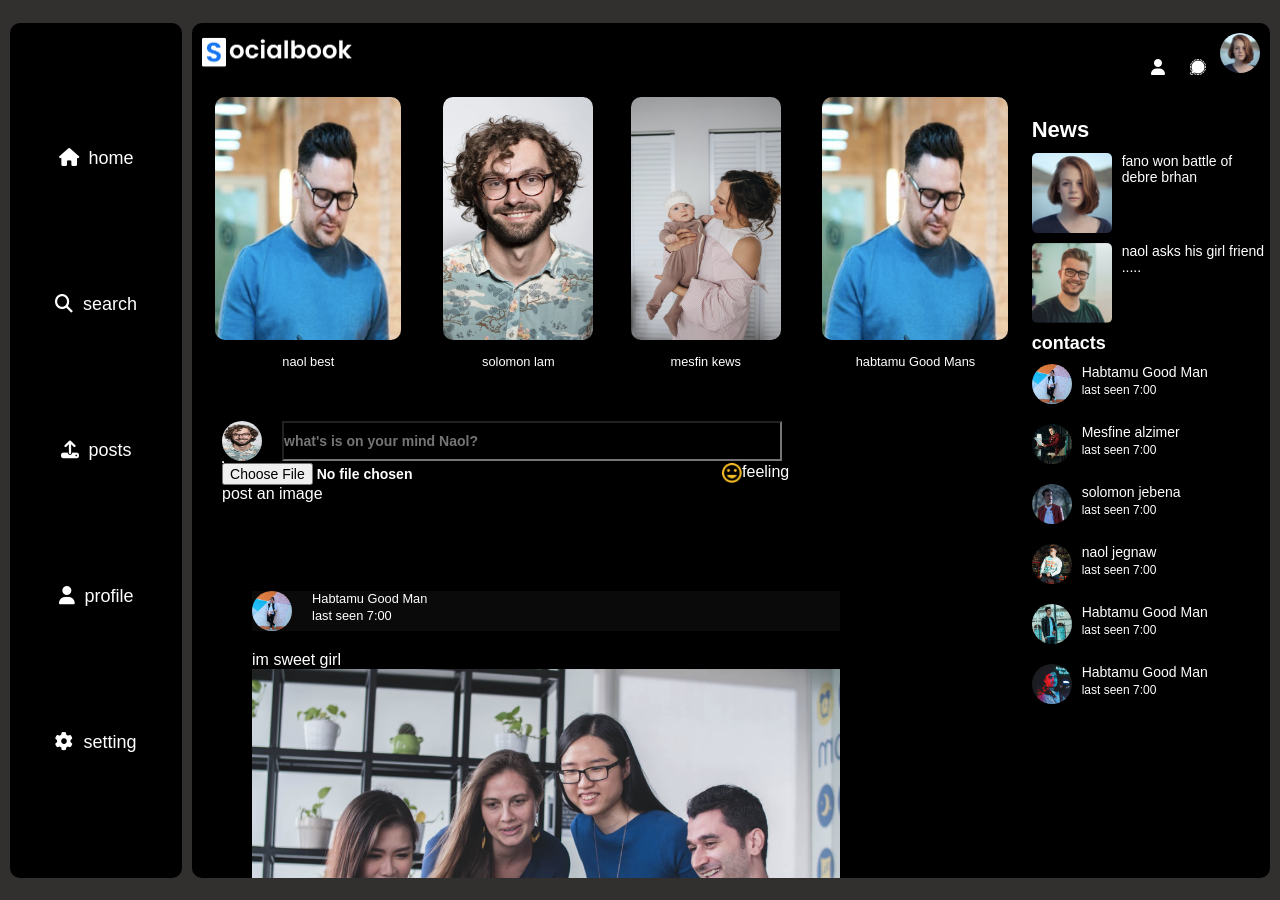
<file: index.html>
<!DOCTYPE html>
<html lang="en">
<head>
    <meta charset="UTF-8">
    <meta name="viewport" content="width=device-width, initial-scale=1.0">
    <title>signin</title>
    <link rel="stylesheet" href="./css/signin.css">
    <link rel="stylesheet" href="https://cdnjs.cloudflare.com/ajax/libs/font-awesome/6.5.2/css/all.min.css" integrity="sha512-SnH5WK+bZxgPHs44uWIX+LLJAJ9/2PkPKZ5QiAj6Ta86w+fsb2TkcmfRyVX3pBnMFcV7oQPJkl9QevSCWr3W6A==" crossorigin="anonymous" referrerpolicy="no-referrer" />
</head>
<body>
    <div class="container">
      <!--left side bar-->
    <div class="links">
       <div class="linkbtn">
         <div><i class="fa-solid fa-house"></i><a href="">home</a></div>
         <div><i class="fa-solid fa-magnifying-glass"></i><a href="">search</a></div>
         <div><i class="fa-solid fa-upload"></i><a href="">posts</a></div>
         <div><i class="fa-solid fa-user"></i><a href="">profile</a></div>
         <div><i class="fa-solid fa-gear"></i><a href="">setting</a></div>
       </div>
    </div>
    <!--main containet page-->
    <div class="main_container">
       <div class="main">
        <div class="nav_bar">

          <div>
            <img src="images/logo.png" alt="">
          </div>

          <div>
             <ul>
              <li><i  class="fa-solid fa-user us"></i></li>
              <li><i class="fa-brands fa-signal-messenger us"></i></i></li>
              <li><img src="images/member-1.png" alt=""></li>
             </ul>
            </div>

        </div>
        <div class="maincontainer">

       <!--left main container-->
          <div>
            <div class="story-galary">
              <div class="story story1">
               
                  <img src="images/profile.png">
                <p>naol best</p>
              </div>
              <div class="story story2">
           
                  <img src="images/status-1.png">
                <p>solomon lam</p>
              </div>
             
               <div class="story story4">
            
                  <img src="images/status-2.png">
                  <p>mesfin kews</p>
               </div>
                
               <div class="story story5">
              
                  <img src="images/profile.png">
                  <p>habtamu Good Mans</p>
               </div>
            </div>

             <div class="post">

                <div class="textpost">
                  <img src="images/status-1.png">
                  <input type="text" placeholder="what's is on your mind Naol? ">
                </div>
                 <hr>
                <div class="upload">
                    <div>
                      <input type="file"><label for="file">post an image</label>
                    </div>
                     <div class="felling">
                      <div>
                        <img src="images/feeling.png" ></div> 
                        <div> <span>feeling</span></div>
                    
                     </div>
                </div>
             </div>
                  <!--postes-->

           <div class="posts">
                 <div class="postuser">
                  <img src="images/photo5.png">
                  <div>
                    <p>Habtamu Good Man</p>
                    <span>last seen 7:00</span>
                  </div>

                 </div>
               
                 <div class="textaboutpost">
                    <p>im sweet girl</p>
                 </div>
                  
                 <div class="postsimage">
                    <img src="images/feed-image-1.png" alt="">
                 </div>
                 
                 <div class="like">
                    <div><i class="fa-solid fa-thumbs-up"></i></i></div>
                    <div><i class="fa-solid fa-thumbs-down"></i></i></div>
                 </div>

                  <div class="commentuser">
                    <img src="images/profile.png" alt="">
                    <p>hello my name is habtamu Good Man</p>
                  </div>
                
                  <div class="commentbox">
                    <input type="text" placeholder="comment on this post">
                  </div>
                </div>



                <div class="posts">
                  <div class="postuser">
                   <img src="images/photo6.png">
                   <div>
                     <p>mesfin gmatam</p>
                     <span>last seen 7:00</span>
                   </div>
 
                  </div>
                
                  <div class="textaboutpost">
                     <p>im sweet girl</p>
                  </div>
                   
                  <div class="postsimage">
                     <img src="images/feed-image-3.png" alt="">
                  </div>
                  
                  <div class="like">
                     <div><i class="fa-solid fa-thumbs-up"></i></div>
                     <div><i class="fa-solid fa-thumbs-down"></i></i></div>
                  </div>

                  <div class="commentuser">
                    <img src="images/profile.png" alt="">
                    <p>hello my name is habtamu Good Man</p>
                  </div>
 
                  <div class="commentbox">
                    <input type="text" placeholder="comment on this post">
                    <p></p>
                  </div>
                 
                 </div>

          </div>

          <!--right main container-->
          <div class="right-container">
              <div class="news">
                <h1>News</h1>
                <figure>
                  <img src="images/member-1.png">
                  <div><p>fano won battle of debre brhan</p></div>
                  
                </figure>
                <figure>
                  <img src="images/member-2.png" >
                  <div> <p>naol asks his girl friend .....</p></div>
                </figure>
              </div>



              <div class="contacts">
                <h2>contacts</h2>
                <div class="user">
                  <img src="images/photo5.png">
                  <div>
                    <p>Habtamu Good Man</p>
                    <span>last seen 7:00</span>
                  </div>
                </div>

                <div class="user">
                  <img src="images/photo1.png">
                  <div>
                    <p>Mesfine alzimer</p>
                    <span>last seen 7:00</span>
                  </div>
                </div>

                <div class="user">
                  <img src="images/photo2.png">
                  <div>
                    <p>solomon jebena</p>
                    <span>last seen 7:00</span>
                  </div>
                </div>

                <div class="user">
                  <img src="images/photo3.png">
                  <div>
                    <p>naol jegnaw</p>
                    <span>last seen 7:00</span>
                  </div>
                </div>

                <div class="user">
                  <img src="images/photo4.png">
                  <div>
                    <p>Habtamu Good Man</p>
                    <span>last seen 7:00</span>
                  </div>
                </div>

                <div class="user">
                  <img src="images/photo6.png">
                  <div>
                    <p>Habtamu Good Man</p>
                    <span>last seen 7:00</span>
                  </div>
                </div>

              </div>
          </div>
        </div>
       </div>
    </div>
</div>
</body>
</html>
</file>
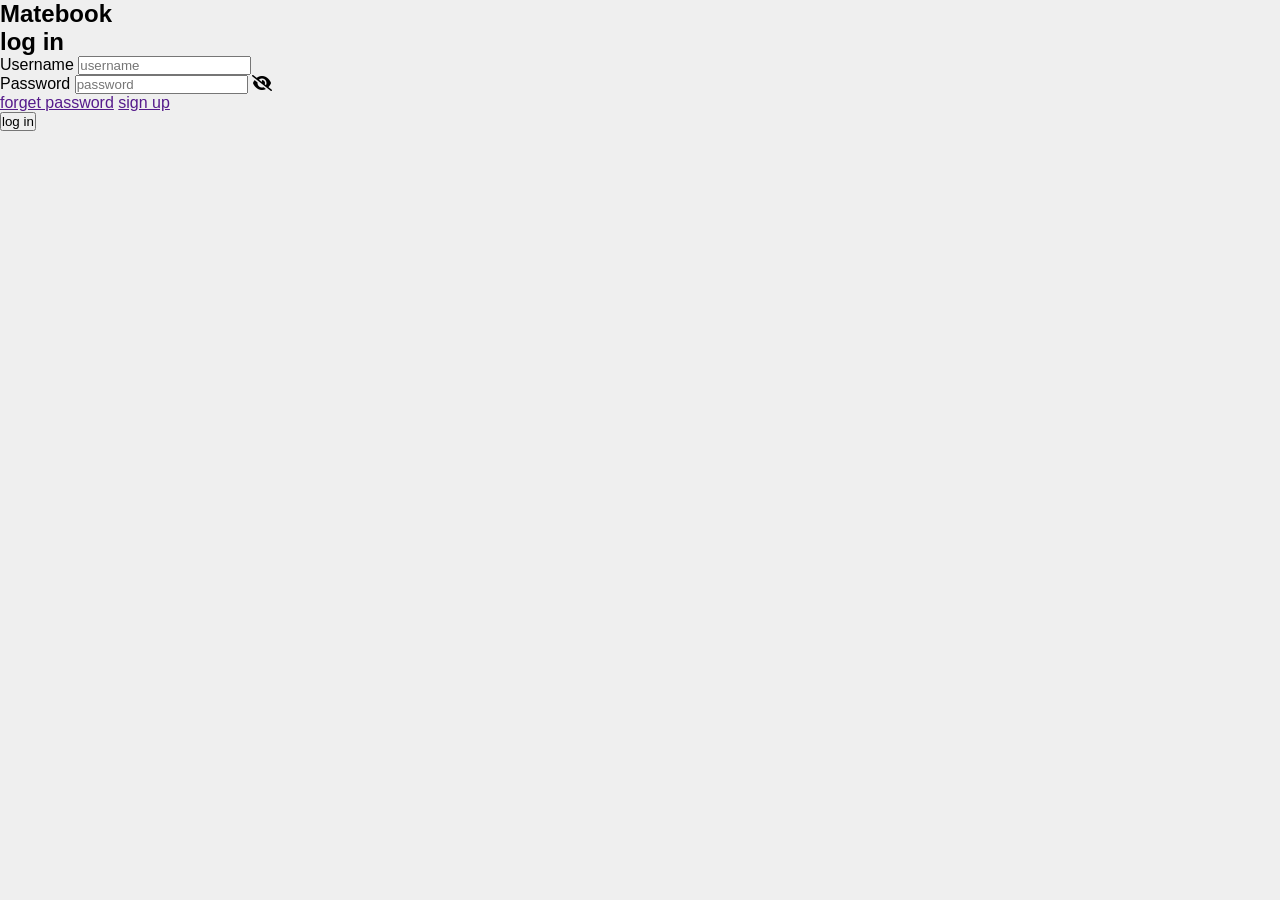
<file: login.html>
<!DOCTYPE html>
<html lang="en">
<head>
    <meta charset="UTF-8">
    <meta name="viewport" content="width=device-width, initial-scale=1.0">
    <title>Matebook</title>
    <link rel="stylesheet" href="./css/login.css">
    <link rel="stylesheet" href="https://cdnjs.cloudflare.com/ajax/libs/font-awesome/6.5.2/css/all.min.css" integrity="sha512-SnH5WK+bZxgPHs44uWIX+LLJAJ9/2PkPKZ5QiAj6Ta86w+fsb2TkcmfRyVX3pBnMFcV7oQPJkl9QevSCWr3W6A==" crossorigin="anonymous" referrerpolicy="no-referrer" />
</head>
<body>

    <header>
        <div class="logo">
          <h2>Matebook</h2>
        </div>
      </header>

     <div class="signin glow block">
    <h2>log in</h2>

    <div class="login">
      <label for="username">Username</label>
      <input type="text" id="username" placeholder="username">
    </div>
    <div class="login">
      <label for="password">Password</label> 
      <input type="password" id="password" placeholder="password">
      <i class="fa-solid fa-eye-slash" id="eye" ></i>
      <p id="pwdaut" class="auttext"></p>
    </div>

    <div class="links">
       <a href="">forget password</a>
       <a href="">sign up</a>
    </div>
     <div class="btn">
    <button id="loginbtn">log in</button>
  </div>
  </div>
  <script src="./js/login.js"></script>
</body>
</html>
</file>
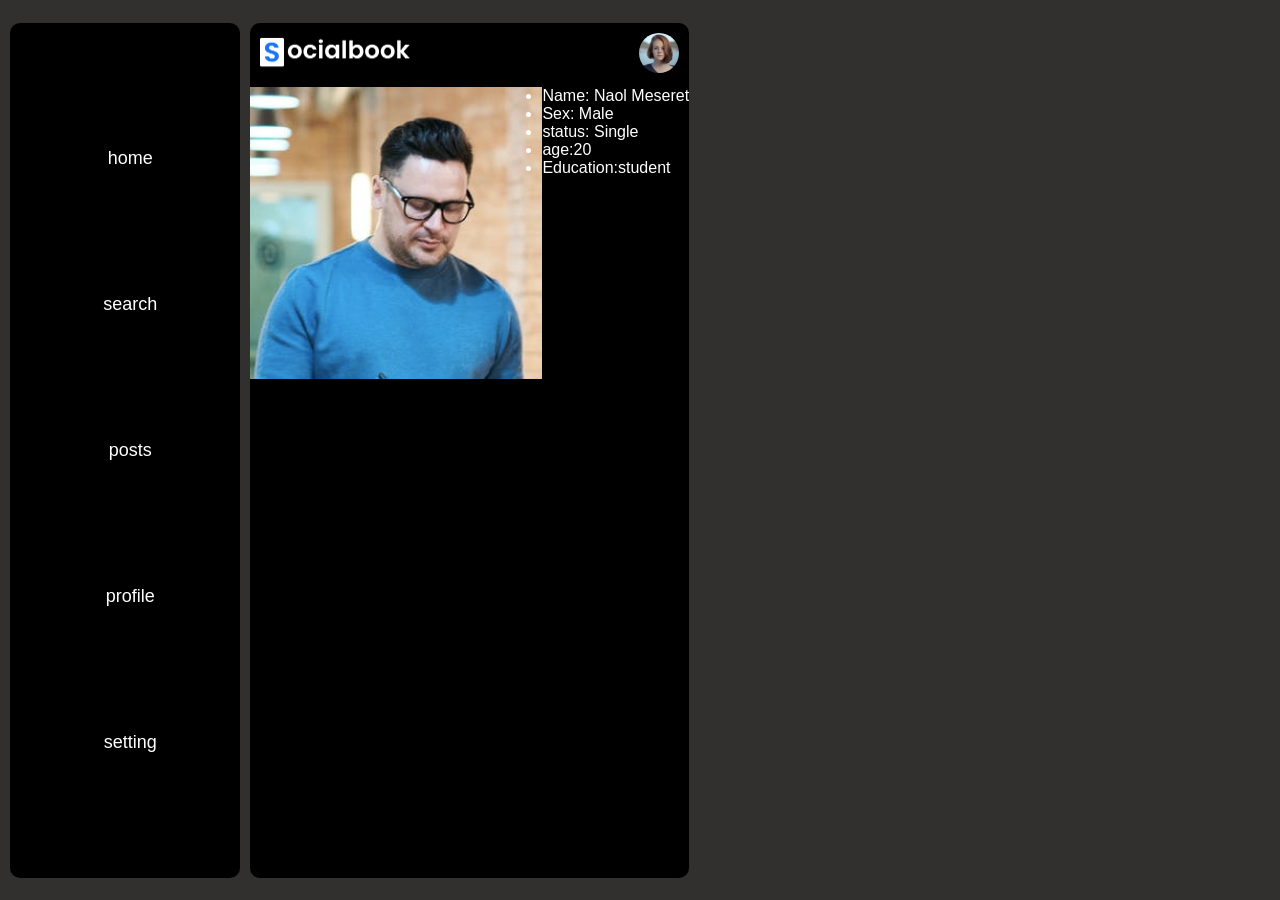
<file: profile.html>
<!DOCTYPE html>
<html lang="en">
<head>
    <meta charset="UTF-8">
    <meta name="viewport" content="width=device-width, initial-scale=1.0">
    <title>matebook</title>
    <link rel="stylesheet" href="css/signin.css">
    <link rel="stylesheet" href="css/profile.css">
</head>
<body>
    <div class="container">
        <!--left side bar-->
      <div class="links">
         <div class="linkbtn">
           <div><i class="fa-solid fa-house"></i><a href="">home</a></div>
           <div><i class="fa-solid fa-magnifying-glass"></i><a href="">search</a></div>
           <div><i class="fa-solid fa-upload"></i><a href="">posts</a></div>
           <div><i class="fa-solid fa-user"></i><a href="">profile</a></div>
           <div><i class="fa-solid fa-gear"></i><a href="">setting</a></div>
         </div>
      </div>


      <div class="main">
        <div class="nav_bar">

          <div>
            <img src="images/logo.png" alt="">
          </div>

          <div>
             <ul>
              <li><i  class="fa-solid fa-user us"></i></li>
              <li><i class="fa-brands fa-signal-messenger us"></i></i></li>
              <li><img src="images/member-1.png" alt=""></li>
             </ul>
            </div>

        </div>

       <div class="profile_page">
        <div class="profileimg">
          <img src="images/profile.png" alt="">
        </div>

        <div class="profile_detail">
             <ul>
             <li>Name: Naol Meseret</li>
             <li>Sex: Male</li>
             <li>status: Single</li>
             <li>age:20</li>
             <li>Education:student</li>
             </ul>
        </div>
       </div>


    </div>
</body>
</html>
</file>
<file: css/signin.css>
*{
   margin: 0;
   padding: 0;
   box-sizing: border-box; 
}
body{
    font-family: Arial, Helvetica, sans-serif;
    background-color: hsl(0, 4%, 19%);
}
::-webkit-scrollbar{
    width: 5px;
}
::-webkit-scrollbar-track{
background:black;
}
::-webkit-scrollbar-thumb{
 background:white;
 border-radius: 10px;}
::-webkit-scrollbar-track:hover{
 opacity:0.5%;
}
.container{
    display: flex;
    flex-direction: row;
    height: 100vh;
    align-items: center;
}
.links{
    background-color: black;
    height:95vh;
    margin:10px;
    display: flex;
    flex-direction:column;
    align-items: center;
    justify-content:space-around;
    font-size: 18px;
    /* width: %; */
    border-radius: 10px;
    flex-basis: 18%;
}
.linkbtn{
    display: flex;
    align-items: center;
    flex-wrap: nowrap;
    flex-direction: column;
    height: 100%;
    justify-content: space-evenly;
}
.links a{
    color: white;
    text-decoration: none;
}
.main{
    background-color: black;
    color: white;
    height:95vh;
    border-radius: 10px;
    margin-right: 10px;
    overflow-y:scroll;
}

.fa-solid{
    color: white;
    margin-right: 10px;
}
.maincontainer{
    display: flex;
    justify-content:space-between;
}
.news{
    display: flex;
    flex-direction: column;
    justify-content: space-between;
    margin-right: 40px;
    margin-top: 30px;
    width: 100%;
}
.news h1{
    font-size: 22px;
    margin-bottom: 10px;
}
.contacts{
    display: flex;
    flex-direction: column;
}
.news figure{
    display: flex;  
    justify-content: space-around;
}
.news figure img{
    width: 80px;
    height: 80px;
    margin-right:10px;
    border-radius: 5px;
    margin-bottom: 10px;
}
.news figure p{
   font-size: 14px;
}
.user{
    display: flex;
    margin-bottom: 20px;
}
.contacts h2{
    margin-bottom: 10px;
    font-size: 18px;
}
.user div p{
    font-size: 14px;
}
.user div span{
    font-size: 12px;
}
.user img{
    width:40px;
    height:40px;
    border-radius: 50%;
    margin-right: 10px;
}
.story-galary{
    display: flex;
    text-align: center;

}
.story-galary div img{
    width: 80%;
    height: 80%;
    margin: 10px;
    border-radius: 10px;
    background: linear-gradient(transparent(rgba(0,0,0,0.5)));
}
.story p{
  font-size:80%;
}
.post{
    width: 100px;
    height: 200px;
    display: flex;
    flex-direction: column;
    align-items: flex-start;
    padding: 30px;
}
.textpost{
    display: flex;
    flex-direction: row;
}
.textpost  img{
   width: 40px;
   height: 40px;
   border-radius: 50%;
   margin-right: 20px;
}
.post div input{
  width:500px;
  background-color: black;
  font-weight: 600;
  font-size: 14px;
  color: white;
}
.nav_bar{
    display: flex;
    justify-content: space-between;
    margin: 10px;
}
.nav_bar div li{
    display: inline;
}
.nav_bar div img{
    width:50%;
}
.nav_bar div ul li{
    display: inline-block;
    margin-left: 10px;
}
.nav_bar div ul .us{
   position: relative;
   top: 0;
}

.nav_bar div ul li img{
    width: 40px;
    height: 40px;
    border-radius: 50%;
}
.upload{
    display:flex;

}
.upload .felling img{
    width:20px;
    height:20px;
}
.felling{
    display: flex;
    justify-content: space-between;
}
.posts{
    border-radius: 5px;
    margin-left: 60px;
    width: 70%;
    margin-bottom: 40px;
}
.postuser{
    display: flex;
    margin-bottom: 20px;
    background-color: rgba(34, 30, 30, 0.342);
}
.postuser img{
    width: 40px;
    border-radius:50%;
    margin-right: 20px;
}
.postuser p,.postuser span{
    font-size: 80%;
}
.textaboutpost p{
  font-size: 100%;
}
.postsimage{
    width: 100%;
}
.postsimage img{
    width: 100%;
}
.like{
    display: flex;
    justify-content: space-around;
}
.like div .fa-solid{
    font-size: 24px;
}
.commentbox {
    margin-top: 10px;
}
.commentbox input{
    width: 100%;
    font-size: 20px;
    background-color: black;
}
.commentuser {
    display: flex;
    margin-top: 10px;
}
.commentuser img{
    width: 40px;
    height: 40px;
    border-radius: 50%;
    margin-right:10px ;
}
.commentuser p{
    font-size: 14px;
    margin-top: 20px;
}
@media (max-width:980px){
   .links{
    display: none;
   }
   .right-container{
    display: none;
   }
   .post div input{
    width: 350px;
   }
}
</file>
<file: css/login.css>
*{
    margin: 0;
    padding: 0;
    font-family: 'poppins',sans-serif;
    box-sizing: border-box;
}
:root{
    --body-color:#efefef;
    --nav-color:#1876f2;
    --bg-color:#fff; 
}
.dark-theme{
    --body-color:#0a0a0a;
    --nav-color:#000;
    --bg-color:#000;
}



body{
    background-color:var(--body-color);
    transition: background 0.3s;
}
nav{
    background-color: var(--nav-color);
    display: flex;
    align-items: center;
    justify-content: space-between;
    padding: 5PX 5%;
    position: sticky;
    top: 0;
    z-index: 100;
}
.logo{
    width: 160px;
    margin-right: 45px;
}
.nav-left,.nav-right{
    display: flex;
    align-items: center;
}
.nav-left ul li{
list-style:none;
display: inline-block;
}
.nav-left ul li img{
    width: 28px;
    margin: 0 15px;
}
.nav-user-icon img{
    width: 40px;
    border-radius: 50%;
    cursor: pointer;
}
.nav-user-icon {
    margin-left: 30px;
}
.search{
    display: flex;
    align-items: center;
    padding: 0 15px;
    background: #fff;
    border-radius: 20px;
    width: 350px;
}
.search input{
    width: 100%;
    padding: 10px;
    outline: none;
    background: transparent;
    border: 0;
}
.online{
    position: relative;
}
.online::after{
    content: '';
    background-color:#41db51;
    border-radius: 50%;
    border: 2px solid #fff;
    width: 7px;
    height: 7px;
    position: absolute;
    top: 0;
    right: 0;
}
.container{
    display: flex;
    justify-content: space-between;
    padding: 13px 5%;
}
.left-sidebar{
    flex-basis: 25%;
    position:sticky;
    top: 70px;
    align-self: flex-start;
}
.right-sidebar{
    flex-basis: 25%;
    position:sticky;
    top: 70px;
    align-self: flex-start;
    color: #626262;
    border-radius: 4px;
    padding: 20px;
    background: var(--bg-color);
}
.main-content{
  flex-basis: 47%;
}
.imp-links a,.sortcut-links a{
    text-decoration: none;
    display: flex; 
    align-self: center;
    margin-bottom: 30px;
    color: #626262;
    width: fit-content;
}
.imp-links a img{
    width: 25px;
    margin-right: 25px;
}
.imp-links a:last-child{
    color: #1876f2;
}
.imp-links {
    border-bottom: 1px solid #ccc;
}
.sortcut-links a img{
    width: 40px;
    border-radius: 4px;
    margin-right: 15px;
}
.sortcut-links p{
    margin: 25px 0;
    font-weight: 500;
}
.sidebar-title{
    display: flex;
    align-items: center;
    justify-content: space-between;
    margin-bottom: 18px;
}
.right-sidebar h4{
    font-weight: 600;
    font-size: 16px;
}
.sidebar-title a{
    text-decoration: none;
    color: #1876f2;
    font-size: 12px;
}
.event{
    font-size: 14px;
    display: flex;
    margin-bottom:20px ;
}
.left-event{
   border-radius:10px;
   width:65px;
   height:65px;
   margin-right:15px;
   text-align: center;
   padding-top: 10px;
   position: relative;
   box-shadow: 0 0 10px rgba(0,0,0,0.1);
   overflow: hidden; 
}
.event p{
    font-size: 12px;
}
.event a{
    font-size: 12px;
    text-decoration: none;
    color:var(--nav-color);
}
.left-event span{
    font-size: 10px;
    position: absolute;
    bottom: 0;
    left: 0;
    background:var(--nav-color);
    color:var(--bg-color);
    width: 100%;
    padding: 4px 0;
}
.sidebar-ads{
    width: 100%;
    margin-bottom: 20px;
    border-radius: 4px;
}
.online-list{
    display: flex;
    align-items: flex-start;
    margin-bottom: 20px;
}
.online-list .online img{
  width: 40px;
  border-radius: 50%; 
}
.online-list .online{
    width: 40px;
    border-radius: 50%;
    margin-right:15px ;
}
.online-list .online::after{
    top: unset;
    bottom: 0;
}
.story-galary{
    display: flex;
    justify-content: space-between;
    margin-bottom: 20px;
}
.story{
    flex-basis: 18%;
    padding-top: 32%;
    position: relative;
    background-position: center;
    background-size: cover;
    border-radius: 10px;
}
.story img{
    position: absolute;
    width: 45px;
    border-radius: 50%;
    top: 10px;
    left: 10px;
    border: 5px solid #1876f2;
}
.story p{
    position: absolute;
    bottom: 10px;
    width: 100%;
    text-align: center;
    color: var(--bg-color);
    font-size: 14px;
}
.story1{
    background-image:linear-gradient(transparent,rgba(0,0,0,0.5)), url(images/profile-pic.png);
}
.story2{
    background-image:linear-gradient(transparent,rgba(0,0,0,0.5)), url(images/status-2.png);
}
.story3{
    background-image:linear-gradient(transparent,rgba(0,0,0,0.5)), url(images/status-3.png);
}
.story4{
    background-image:linear-gradient(transparent,rgba(0,0,0,0.5)), url(images/status-4.png);
}
.story5{
    background-image:linear-gradient(transparent,rgba(0,0,0,0.5)), url(images/status-5.png);
}
.story.story1 img{
    top: unset;
    left: 50%;
    bottom: 40px;
    transform: translateX(-50%);
    border: 0;
    width: 35px;
}
.write-post-container{
    width: 100%;
    background: var(--bg-color);
    border-radius: 6px;
    padding: 20px;
    color: #626262;
}
.user-profile{
    display: flex;
    align-items: center;
}
.user-profile img{
    width: 45px;
    border-radius:  50%;
    margin-right: 10px;
}
.user-profile p{
    margin-bottom: -5px;
    font-weight: 500;
    color: #626262;
}
.user-profile small{
    font-size: 12px;
}
.post-input-container{
    padding-left: 55px;
    padding-top: 20px;
}
.post-input-container textarea{
    width: 100%;
    border: 0;
    outline: 0;
    border-bottom: 1px solid #ccc;
    background: transparent;
    resize:none;
}
.add-post-link{
    display: flex;
    margin-top: 10px;
}
.add-post-link a{
    text-decoration: none;
    display: flex;
    align-items: center;
    color: #626262;
    margin-right: 30px;
    font-size: 13px;
}
.add-post-link a img{
    width: 20px;
    margin-right: 10px;
}
.post-container{
    width: 100%;
    background:var(--bg-color);
    border-radius: 6px;
    padding: 20px;
    color: #626262;
    margin: 20px 0 ;
}  
.user-profile span{
    font-size: 13px;
    color: #9a9a9a;
}
.post-text{
    color: #9a9a9a;
    margin: 15px 0;
    font-size: 15px;
}
.post-text span{
    color: #626262;
    font-weight: 500;
}
.post-text a{
    color: #1876f2;
    text-decoration: none;
}
.post-img{
    width: 100%;
    border-radius: 4px;
    margin-bottom: 5px;
}
.post-row{
    display: flex;
    align-items: center;
    justify-content: space-between;
}
.activity-icon div img{
   width: 18px;
   margin-right: 10px;
}
.activity-icon div{
    display: inline-flex;
    align-items: center;
    margin-right: 30px;
}
.post-profile-icon{
    display: flex;
    align-items: center;
}
.post-profile-icon img{
    width: 20px;
    border-radius: 50%;
    margin-right: 5px;
}
.post-row a{
    color: #9a9a9a;
}
.load-more-btn{
    display: block;
    margin: auto;
    cursor: pointer;
    padding: 5px 10px;
    border: 1px solid #9a9a9a;
    color: #626262;
    background: transparent;
    border-radius: 4px;
}
.footer{
    text-align: center;
    font-size: 13px;
    padding: 10px 0 20px;
    color:#9a9a9a ;
}


.setting-menu{
    position: absolute;
    width: 90%;
    max-width: 350px;
    background:var(--bg-color);
    box-shadow: 0 0 0 rgba(0, 0, 0, 0.4);
    border-radius: 4px;
    overflow: hidden;
    top:108%;
    right: 5%;
    max-height: 0;
    transition: max-height 0.3s;
}
.setting-menu-heignt{
    max-height: 450px;
}
.user-profile a{
    font-size: 12px;
    color: #1876f2;
    text-decoration: none;
}
.setting-menu-inner{
    padding: 20px;
}
.setting-menu hr{
    height:1px;
    border: 0;
    background: #9a9a9a;
    margin:15px 0;
    
}
.settings-linss{
    display: flex;
    align-items: center;
    margin: 15px 0;
}
.settings-linss .settings-icon{
    width: 38px;
    margin-right: 10px;
    border-radius: 50%;
}
.settings-linss a{
    text-decoration: none;
    display: flex;
    flex: 1;
    align-items: center;
    justify-content: space-between;
    color: #626262;
}
#dark-btn{
    position: absolute;
    top: 20px;
    right: 20px;
    background: #ccc;
    width: 45px;
    border-radius: 15px;
    padding: 2px 3px;
    cursor: pointer;
    display: flex;
    background: padding-left 0.5s,  background 0.5s;
}
#dark-btn span{
width: 18px;
height: 18px;
background-color: #fff;
border-radius: 50%;
display: inline-block;
}
#dark-btn.dark-btn-on{
    padding-left: 23px;
    background: #0a0a0a;
}


/*   profile page */

.profile-container{
    padding: 20px 15%;
    color: #626262;
}
.cover-img{
    width: 100%;
    border-radius: 6px;
    margin-bottom: 14px;
}
.profile-details{
    background: var(--bg-color);
    padding: 20px;
    border-radius: 4px;
    display: flex;
    align-items: flex-start;
    justify-content: space-between;
}
.pd-row{
    display: flex;
    align-items: flex-start;

}
.pd-img{
    width: 100px;
    margin-right: 20px;
    border-radius: 6px;
}
.pd-row div h3{
    font-size: 25px;
    font-weight: 600;
}
.pd-row div p{
    font-size: 13px;
}
.pd-row div img{
    width: 25px;
    border-radius: 50%;
    margin-top: 20px;

}
.pd-right button{
    background: #1876f2;
    border: 0;
    outline: 0;
    padding: 6px 10px ;
    display:inline-flex;
    align-items: center;
    color: #fff;
    border-radius: 3px;
    margin-left: 10px;
    cursor: pointer;
}

.pd-right button img{
    height: 12px;
    margin-right: 10px;
}
.pd-right button:first-child{
    background: #e4e6eb;
    color: #0a0a0a;
}
.pd-right{
    text-align: right;
}
.pd-right a{
    background: #e4e6eb;
    border-radius: 3px;
    padding: 12px;
    display: inline-flex;
    margin-top: 30px;
}
.pd-right a img{
    width: 30px;
}
.profile-info{
    display: flex;
    align-self: flex-start;
    justify-content: space-between;
    margin-top: 20px;
}
.info-col{
    flex-basis: 33%;
}
.post-col{
    flex-basis: 65%;
}
.profile-intro{
    background: var(--bg-color);
    padding: 20px;
    margin-bottom: 20px;
    border-radius: 4px;
}
.profile-intro h3{
    font-weight: 600;
}
.intro-text{
    text-align: center;
    margin: 10px 0;
    font-size: 15px;
}
.intro-text img{
    width: 15px;
    margin-top: -3px;
}
.intro-text hr{
    border: 0;
    height: 1px;
    background: #ccc;
    margin: 24px 0;
}
.profile-intro ul li{

    list-style: none;
    display: flex;
    align-items: center;
    font-size: 15px;
    margin:15px 0;
}
.profile-intro ul li img{
    width: 26px;
    margin-right: 20px;
}
.title-box{
    display: flex;
    align-items: center;
    justify-content: space-between;
}
.title-box a{
    text-decoration: none;
    color: #1876f2;
    font-size: 14px;
}
.photo-box{
    display: grid;
    grid-template-columns: repeat(3,auto);
    grid-gap: 10px;
    margin-top: 15px;
}
.photo-box div img{
    width: 100%;
    cursor: pointer;
}
.profile-intro p{
    font-size: 14px;
}
.friends-box{
    display: grid;
    grid-template-columns: repeat(3,auto);
    grid-gap: 10px;
    margin-top: 15px;
}
.friends-box div img{
    width: 100%;
    cursor: pointer;
    padding-bottom: 20px;
}
.friends-box div{
    position: relative;
}
.friends-box p{
    position: absolute;
    bottom: 0;
    left: 0;
}



/*  --------media query for home page------*/


@media (max-width:900px){
    .left-sidebar{
        display: none;
    }
    .right-sidebar{
        display: none;
    }
    nav{
        flex-wrap:wrap;
    }
    .search{
        display: none;
    }
    .logo{
        width: 110px;
        margin-right: 20px;
    }
    .nav-left ul li img{
        width: 20px;
        margin: 0 8px;
    }
    .nav-user-icon img{
        width: 30px;
    }
    .nav-user-icon{
        margin-left: 0;
    }
    .add-post-link{
        flex-wrap: wrap;
    }
    .main-content{
        flex-basis: 100%;
    }
    .story img{
        width: 30px;
        border-width: 3px;
    }
    .story p{
        font-size: 10px;
    }
    .story.story1 img{
        width:25px;
        bottom: 25px;
    }
    .add-post-link a{
        font-size: 9px;
        margin-right: 12px;
    }
    .add-post-link a img{
        width: 16px;
        margin-right: 5px;
    }
    .post-input-container{
        padding-left: 0;
    }
}
/*----------media query for profile page --------------------------------*/

@media (max-width:900px){
    .profile-container{
        padding:20px 5%;
    }
    .profile-details{
        flex-wrap: wrap;
    }
    .pd-right{
        text-align: left;
        margin-top: 15px;
    }
    .pd-right button{
        margin-left: 0;
        margin-right: 10px;
    }
    .pd-row div h3{
        font-size: 16px ;
    }
    .profile-info{
        flex-wrap: wrap;
    }
    .info-col, .post-col{
        flex-basis: 100%;
    }
}
</file>
<file: css/profile.css>
.profile_page{
    width:max-content;
    display: flex;
    justify-content: space-between;
}
</file>
